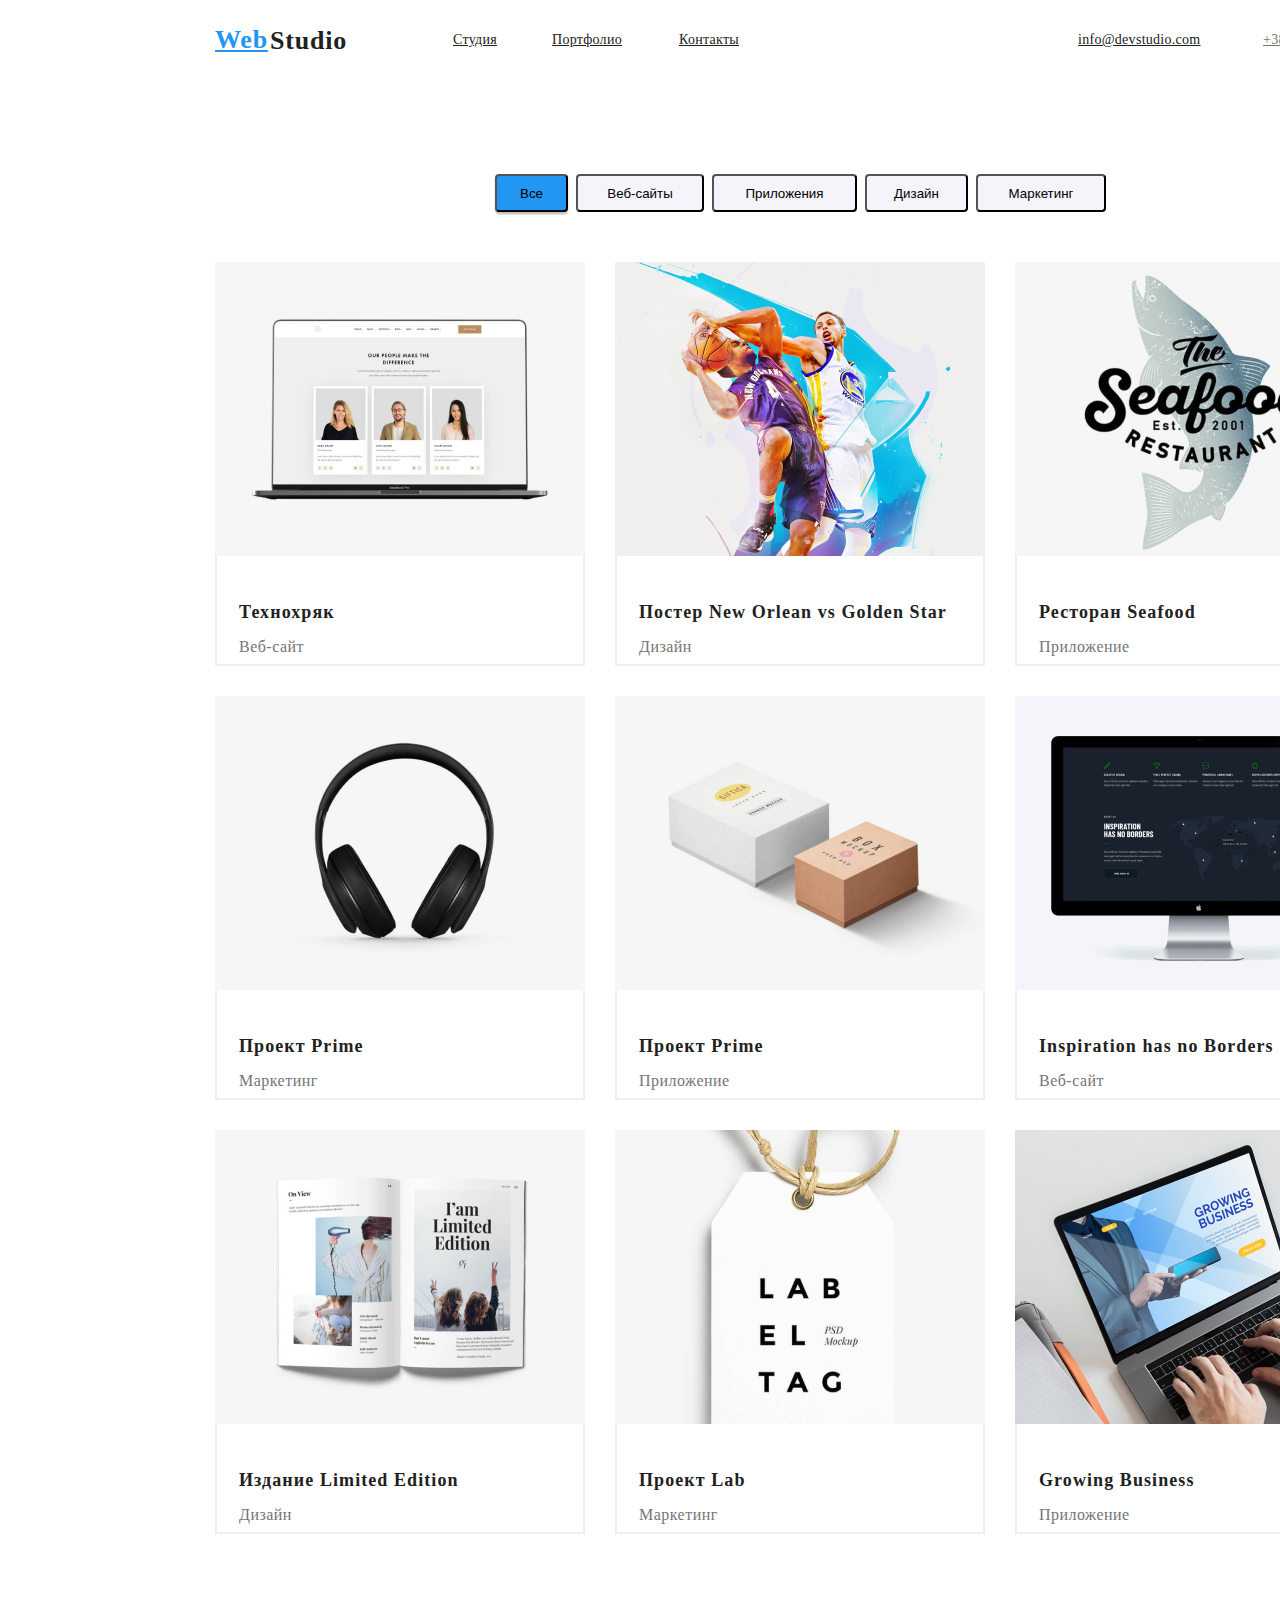
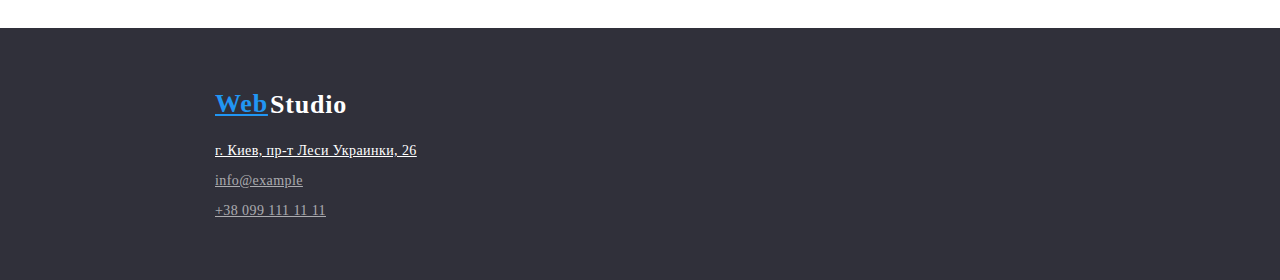
<file: portfolio.html>
<!DOCTYPE html>
<html lang="ru">

<head>
  <title>goit-markup-hw-02</title>
  <link rel="stylesheet" type="text/css" href="./css/style.css">
</head>

<body>
  <header class="header">
    <img class="img-header" src="./media/toplinebgtopbg.jpeg"/>
    <a class="logo-link" href="./index.html" lang="en">Web<span class="accentlogo">Studio</span></a>
    <nav class="navigation">
      <ul>
        <li><a href="#" class="link-inline1">Студия</a> </li>
        <li><a href="./portfolio.html" class="link-inline2">Портфолио</a></li>
        <li><a href="#" class="link-inline3">Контакты</a></li>
      </ul>
    </nav>

    <a href="#" class="link-inline4">info@devstudio.com</a>
    <a href="#" class="link-inline5">+38 096 111 11 11</a>
  </header>

  <main>
    <section>
      <button type="button" class="button2">Все</button>
      <button type="button" class="button3">Веб-сайты</button>
      <button type="button" class="button4">Приложения</button>
      <button type="button" class="button5">Дизайн</button>
      <button type="button" class="button6">Маркетинг</button>
    </section>

    <section>
      <ul>
        <li>
          <img class="all-cardbg-1" src="./media/cardbg2.jpg"/>
          <img class="all-img-1" src="./media/imgtexno.jpg" alt="технохряк" width="370" height="294" />
          <h3 class="all-h-1">Технохряк</h3>
          <p class="all-p-1">Веб-сайт</p>
        </li>

        <li>
          <img class="all-cardbg-2" src="./media/cardbg2.jpg"/>
          <img class="all-img-2" src="./media/imgposter.jpg" alt="постер" width="370" height="294" />
          <h3 class="all-h-2">Постер New Orlean vs Golden Star</h3>
          <p class="all-p-2">Дизайн</p>
        </li>

        <li>
          <img class="all-cardbg-3" src="./media/cardbg2.jpg"/>
          <img class="all-img-3" src="./media/imgrestoran.jpg" alt="ресторан" width="370" height="294" />
          <h3 class="all-h-3">Ресторан Seafood</h3>
          <p class="all-p-3">Приложение</p>
        </li>

        <li>
          <img class="all-cardbg-4" src="./media/cardbg2.jpg"/>
          <img class="all-img-4" src="./media/imgproekt.jpg" alt="проект прайм" width="370" height="294" />
          <h3 class="all-h-4">Проект Prime</h3>
          <p class="all-p-4">Маркетинг</p>
        </li>

        <li>
          <img class="all-cardbg-5" src="./media/cardbg2.jpg"/>
          <img class="all-img-5" src="./media/imgproekt2.jpg" alt="проект боксы" width="370" height="294" />
          <h3 class="all-h-5">Проект Prime</h3>
          <p class="all-p-5">Приложение</p>
        </li>

        <li>
          <img class="all-cardbg-6" src="./media/cardbg2.jpg"/>
          <img class="all-img-6" src="./media/imgins.jpg" alt="inspiration сайт" width="370" height="294" />
          <h3 class="all-h-6">Inspiration has no Borders</h3>
          <p class="all-p-6">Веб-сайт</p>
        </li>

        <li>
          <img class="all-cardbg-7" src="./media/cardbg2.jpg"/>
          <img class="all-img-7" src="./media/imgizdanie.jpg" alt="издание" width="370" height="294" />
          <h3 class="all-h-7">Издание Limited Edition</h3>
          <p class="all-p-7">Дизайн</p>
        </li>

        <li>
          <img class="all-cardbg-8" src="./media/cardbg2.jpg"/>
          <img class="all-img-8" src="./media/imglab.jpg" alt="lab проект" width="370" height="294" />
          <h3 class="all-h-8">Проект Lab</h3>
          <p class="all-p-8">Маркетинг</p>
        </li>

        <li>
          <img class="all-cardbg-9" src="./media/cardbg2.jpg"/>
          <img class="all-img-9" src="./media/imggrow.jpg" alt="grow business" width="370" height="294" />
          <h3 class="all-h-9">Growing Business</h3>
          <p class="all-p-9">Приложение</p>
        </li>
      </ul>
    </section>
  </main>

  <footer>
    <img class="footer2-bg" src="./media/footerbg.jpg" />
    <a class="footer-link2" href="" lang="en">Web<span class="accentfooter2">Studio</span></a>
    <adress>
      <br>
      <a href="#" class="link-inline9">г. Киев, пр-т Леси Украинки, 26 </a>
      <br>
      <a href="#" class="link-inline10">info@example</a>
      <br>
      <a href="#" class="link-inline11">+38 099 111 11 11</a>
    </adress>
  </footer>

</body>

</html>
</file>
<file: css/style.css>
.logo-link {

position: absolute;
width: 145px;
height: 31px;
left: 215px;
top: 24px;

font-family: Raleway;
font-style: normal;
font-weight: bold;
font-size: 26px;
line-height: 31px;

letter-spacing: 0.03em;

color: #2196F3;
}

.accentlogo {
position: absolute;
width: 145px;
height: 31px;
left: 55px;
top: 1px;

font-family: Raleway;
font-style: normal;
font-weight: bold;
font-size: 26px;
line-height: 31px;

letter-spacing: 0.03em;

color: #212121;
}

.link-inline1 {
position: absolute;
width: 49px;
height: 16px;
left: 453px;
top: 32px;

font-family: Roboto;
font-style: normal;
font-weight: 500;
font-size: 14px;
line-height: 16px;
letter-spacing: 0.02em;
    
color: #212121;
    }

.link-inline2 {
position: absolute;
width: 77px;
height: 16px;
left: 552px;
top: 32px;

font-family: Roboto;
font-style: normal;
font-weight: 500;
font-size: 14px;
line-height: 16px;
letter-spacing: 0.02em;

color: #212121;
    }

.link-inline3 {
    position: absolute;
width: 68px;
height: 16px;
left: 679px;
top: 32px;

font-family: Roboto;
font-style: normal;
font-weight: 500;
font-size: 14px;
line-height: 16px;
letter-spacing: 0.02em;

color: #212121;
}

.link-inline4 {
    position: absolute;
width: 135px;
height: 16px;
left: 1078px;
top: 32px;

font-family: Roboto;
font-style: normal;
font-weight: 500;
font-size: 14px;
line-height: 16px;
letter-spacing: 0.02em;

color: #212121;
}

.link-inline5 {
    position: absolute;
    width: 122px;
    height: 16px;
    left: 1263px;
    top: 32px;
    
    font-family: Roboto;
    font-style: normal;
    font-weight: 500;
    font-size: 14px;
    line-height: 16px;
    letter-spacing: 0.02em;
    
    color: #757575; 
}

.main-logo {
position: absolute;
width: 696px;
height: 120px;
left: 452px;
top: 280px;

font-family: Roboto;
font-style: normal;
font-weight: 900;
font-size: 44px;
line-height: 60px;
/* or 136% */

text-align: center;
letter-spacing: 0.06em;
text-transform: uppercase;

color: #FFFFFF;

}

.img-header {
    position: absolute;
width: 1600px;
height: 80px;
left: 0px;
top: 0px;

background: #FFFFFF;
}

.img-main {
    position: absolute;
width: 1600px;
height: 600px;
left: 0px;
top: 80px;

background: #2F303A;
}

.button1 {
position: absolute;
width: 200px;
height: 50px;
left: 700px;
top: 430px;

font-family: Roboto;
font-style: normal;
font-weight: bold;
font-size: 16px;
line-height: 30px;

display: flex;
align-items: center;
text-align: center;
letter-spacing: 0.06em;

color: #FFFFFF;
background: transparent;

}

.button1 {
    display: flex;
    align-items: center;
    justify-content: center;
  }

.main-button {
    position: absolute;
width: 200px;
height: 50px;
left: 700px;
top: 430px;

background: #2196F3;
box-shadow: 0px 4px 4px rgba(0, 0, 0, 0.15);
border-radius: 4px;
}

.main-h-1 {
    position: absolute;
width: 270px;
height: 16px;
left: 215px;
top: 774px;

font-family: Roboto;
font-style: normal;
font-weight: bold;
font-size: 14px;
line-height: 16px;
letter-spacing: 0.03em;
text-transform: uppercase;

color: #212121;
}

.main-h-2 {
    position: absolute;
width: 270px;
height: 16px;
left: 515px;
top: 774px;

font-family: Roboto;
font-style: normal;
font-weight: bold;
font-size: 14px;
line-height: 16px;
letter-spacing: 0.03em;
text-transform: uppercase;

color: #212121;
}

.main-h-3 {
    position: absolute;
width: 270px;
height: 16px;
left: 815px;
top: 774px;

font-family: Roboto;
font-style: normal;
font-weight: bold;
font-size: 14px;
line-height: 16px;
letter-spacing: 0.03em;
text-transform: uppercase;

color: #212121;
}

.main-h-4 {
    position: absolute;
width: 270px;
height: 16px;
left: 1115px;
top: 774px;

font-family: Roboto;
font-style: normal;
font-weight: bold;
font-size: 14px;
line-height: 16px;
letter-spacing: 0.03em;
text-transform: uppercase;

color: #212121;
}

.main-p-1 {
    position: absolute;
width: 270px;
height: 75px;
left: 215px;
top: 800px;

font-family: Roboto;
font-style: normal;
font-weight: normal;
font-size: 14px;
line-height: 24px;


letter-spacing: 0.03em;

color: #757575;
}

.main-p-2 {
    position: absolute;
width: 270px;
height: 75px;
left: 515px;
top: 800px;

font-family: Roboto;
font-style: normal;
font-weight: normal;
font-size: 14px;
line-height: 24px;


letter-spacing: 0.03em;

color: #757575;
}

.main-p-3 {
    position: absolute;
width: 270px;
height: 75px;
left: 815px;
top: 800px;

font-family: Roboto;
font-style: normal;
font-weight: normal;
font-size: 14px;
line-height: 24px;


letter-spacing: 0.03em;

color: #757575;
}

.main-p-4 {
    position: absolute;
    width: 270px;
    height: 75px;
    left: 1115px;
    top: 800px;
    
    font-family: Roboto;
    font-style: normal;
    font-weight: normal;
    font-size: 14px;
    line-height: 24px;
    
    letter-spacing: 0.03em;
    
    color: #757575; 
}

.main-section-1 {
position: absolute;
width: 376px;
height: 42px;
left: 612px;
top: 969px;

font-family: Roboto;
font-style: normal;
font-weight: bold;
font-size: 36px;
line-height: 42px;
text-align: center;
letter-spacing: 0.03em;

color: #212121;
}

.section1-img-1 {
    position: absolute;
width: 370px;
height: 294px;
left: 215px;
top: 1061px;
}

.section1-img-2 {
    position: absolute;
width: 370px;
height: 294px;
left: 615px;
top: 1061px;
}

.section1-img-3 {
    position: absolute;
width: 370px;
height: 294px;
left: 1015px;
top: 1061px;
}

.main-section-2-bg {
    position: absolute;
width: 1600px;
height: 648px;
left: 0px;
top: 1449px;
}

.main-section-2 {
    position: absolute;
width: 264px;
height: 42px;
left: 668px;
top: 1543px;

font-family: Roboto;
font-style: normal;
font-weight: bold;
font-size: 36px;
line-height: 42px;
text-align: center;
letter-spacing: 0.03em;

color: #212121;
}

.card-1 {
    position: absolute;
width: 270px;
height: 368px;
left: 215px;
top: 1635px;

background: #FFFFFF;

box-shadow: 0px 1px 3px rgba(0, 0, 0, 0.12), 0px 1px 1px rgba(0, 0, 0, 0.14), 0px 2px 1px rgba(0, 0, 0, 0.2);
border-radius: 0px 0px 4px 4px;
}

.card-2 {
    position: absolute;
width: 270px;
height: 368px;
left: 515px;
top: 1635px;

background: #FFFFFF;

box-shadow: 0px 1px 3px rgba(0, 0, 0, 0.12), 0px 1px 1px rgba(0, 0, 0, 0.14), 0px 2px 1px rgba(0, 0, 0, 0.2);
border-radius: 0px 0px 4px 4px;
}

.card-3 {
    position: absolute;
width: 270px;
height: 368px;
left: 815px;
top: 1635px;

background: #FFFFFF;

box-shadow: 0px 1px 3px rgba(0, 0, 0, 0.12), 0px 1px 1px rgba(0, 0, 0, 0.14), 0px 2px 1px rgba(0, 0, 0, 0.2);
border-radius: 0px 0px 4px 4px;
}

.card-4 {
    position: absolute;
width: 270px;
height: 368px;
left: 1115px;
top: 1635px;

background: #FFFFFF;

box-shadow: 0px 1px 3px rgba(0, 0, 0, 0.12), 0px 1px 1px rgba(0, 0, 0, 0.14), 0px 2px 1px rgba(0, 0, 0, 0.2);
border-radius: 0px 0px 4px 4px;
}

.photo-1 {
    position: absolute;
width: 270px;
height: 260px;
left: 215px;
top: 1635px;

background: url(4853.jpg);
border-radius: 0px;
}

.photo-2 {
    position: absolute;
width: 270px;
height: 260px;
left: 515px;
top: 1635px;

background: url(5844.jpg);
border-radius: 0px;
}

.photo-3 {
    position: absolute;
width: 270px;
height: 260px;
left: 815px;
top: 1635px;

background: url(16166.jpg);
border-radius: 0px;
}

.photo-4 {
    position: absolute;
width: 270px;
height: 260px;
left: 1115px;
top: 1635px;

background: url(2968.jpg);
border-radius: 0px;
}

.main-section2-h-1 {
    position: absolute;
width: 151px;
height: 19px;
left: 275px;
top: 1925px;

font-family: Roboto;
font-style: normal;
font-weight: 500;
font-size: 16px;
line-height: 19px;
/* identical to box height */

text-align: center;
letter-spacing: 0.03em;

color: #212121;
}

.main-section2-h-2 {
    position: absolute;
    width: 109px;
    height: 19px;
    left: 596px;
    top: 1925px;
    
    font-family: Roboto;
    font-style: normal;
    font-weight: 500;
    font-size: 16px;
    line-height: 19px;
    /* identical to box height */
    
    text-align: center;
    letter-spacing: 0.03em;
    
    color: #212121; 
}

.main-section2-h-3 {
    position: absolute;
width: 137px;
height: 19px;
left: 882px;
top: 1925px;

font-family: Roboto;
font-style: normal;
font-weight: 500;
font-size: 16px;
line-height: 19px;
/* identical to box height */

text-align: center;
letter-spacing: 0.03em;

color: #212121;
}

.main-section2-h-4 {
    position: absolute;
width: 134px;
height: 19px;
left: 1183px;
top: 1925px;

font-family: Roboto;
font-style: normal;
font-weight: 500;
font-size: 16px;
line-height: 19px;
/* identical to box height */

text-align: center;
letter-spacing: 0.03em;

color: #212121;
}

.main-section2-p-1 {
    position: absolute;
width: 130px;
height: 19px;
left: 285px;
top: 1954px;

font-family: Roboto;
font-style: normal;
font-weight: normal;
font-size: 16px;
line-height: 19px;
/* identical to box height */

text-align: center;
letter-spacing: 0.03em;

color: #757575;
}

.main-section2-p-2 {
    position: absolute;
width: 147px;
height: 19px;
left: 577px;
top: 1954px;

font-family: Roboto;
font-style: normal;
font-weight: normal;
font-size: 16px;
line-height: 19px;
/* identical to box height */

text-align: center;
letter-spacing: 0.03em;

color: #757575;
}

.main-section2-p-3 {
    position: absolute;
width: 76px;
height: 19px;
left: 912px;
top: 1954px;

font-family: Roboto;
font-style: normal;
font-weight: normal;
font-size: 16px;
line-height: 19px;
/* identical to box height */

text-align: center;
letter-spacing: 0.03em;

color: #757575;
}

.main-section2-p-4 {
    position: absolute;
width: 87px;
height: 19px;
left: 1207px;
top: 1954px;

font-family: Roboto;
font-style: normal;
font-weight: normal;
font-size: 16px;
line-height: 19px;
/* identical to box height */

text-align: center;
letter-spacing: 0.03em;

color: #757575;
}

.footer-bg {
    position: absolute;
width: 1600px;
height: 252px;
left: 0px;
top: 2097px;

background: #2F303A;
}

.footer-link{
    position: absolute;
width: 145px;
height: 31px;
left: 215px;
top: 2157px;

font-family: Raleway;
font-style: normal;
font-weight: bold;
font-size: 26px;
line-height: 31px;
/* identical to box height */

letter-spacing: 0.03em;

color: #2196F3;
}

.accentfooter {
    position: absolute;
width: 145px;
height: 31px;
left: 55px;
top: 1px;

font-family: Raleway;
font-style: normal;
font-weight: bold;
font-size: 26px;
line-height: 31px;
/* identical to box height */

letter-spacing: 0.03em;

color: #FFFFFF;
}

.link-inline6 {
    position: absolute;
width: 231px;
height: 21px;
left: 215px;
top: 2208px;

font-family: Roboto;
font-style: normal;
font-weight: normal;
font-size: 14px;
line-height: 24px;
/* or 171% */

letter-spacing: 0.03em;

color: #FFFFFF;
}

.link-inline7 {
    position: absolute;
width: 231px;
height: 21px;
left: 215px;
top: 2238px;

font-family: Roboto;
font-style: normal;
font-weight: normal;
font-size: 14px;
line-height: 24px;
/* or 171% */

letter-spacing: 0.03em;

color: rgba(255, 255, 255, 0.6);
}

.link-inline8 {
    position: absolute;
width: 231px;
height: 21px;
left: 215px;
top: 2268px;

font-family: Roboto;
font-style: normal;
font-weight: normal;
font-size: 14px;
line-height: 24px;
/* or 171% */

letter-spacing: 0.03em;

color: rgba(255, 255, 255, 0.6);

}

.button2 {
    position: absolute;
width: 73px;
height: 38px;
left: 495px;
top: 174px;

background: #2196F3;
/* shadow-middle */

box-shadow: 0px 3px 1px rgba(0, 0, 0, 0.1), 0px 1px 2px rgba(0, 0, 0, 0.08), 0px 2px 2px rgba(0, 0, 0, 0.12);
border-radius: 4px;
}

.button3 {
    position: absolute;
width: 128px;
height: 38px;
left: 576px;
top: 174px;

background: #F5F4FA;
border-radius: 4px;
}

.button4 {
    position: absolute;
width: 145px;
height: 38px;
left: 712px;
top: 174px;

background: #F5F4FA;
border-radius: 4px;
}

.button5 {
    position: absolute;
width: 103px;
height: 38px;
left: 865px;
top: 174px;

background: #F5F4FA;
border-radius: 4px;
}

.button6 {
    position: absolute;
width: 130px;
height: 38px;
left: 976px;
top: 174px;

background: #F5F4FA;
border-radius: 4px;
}

.all-cardbg-1 {
    position: absolute;
width: 370px;
height: 404px;
left: 215px;
top: 262px;

background: #FFFFFF;
border: 1px solid #EEEEEE;
box-sizing: border-box;
}

.all-cardbg-2 {
    position: absolute;
width: 370px;
height: 404px;
left: 615px;
top: 262px;

background: #FFFFFF;
border: 1px solid #EEEEEE;
box-sizing: border-box;
}

.all-cardbg-3 {
    position: absolute;
width: 370px;
height: 404px;
left: 1015px;
top: 262px;

background: #FFFFFF;
border: 1px solid #EEEEEE;
box-sizing: border-box;
}

.all-cardbg-4 {
    position: absolute;
width: 370px;
height: 404px;
left: 215px;
top: 696px;

background: #FFFFFF;
border: 1px solid #EEEEEE;
box-sizing: border-box;
}

.all-cardbg-5 {
    position: absolute;
width: 370px;
height: 404px;
left: 615px;
top: 696px;

background: #FFFFFF;
border: 1px solid #EEEEEE;
box-sizing: border-box;
}

.all-cardbg-6 {
    position: absolute;
width: 370px;
height: 404px;
left: 1015px;
top: 696px;

background: #FFFFFF;
border: 1px solid #EEEEEE;
box-sizing: border-box;
}

.all-cardbg-7 {
    position: absolute;
width: 370px;
height: 404px;
left: 215px;
top: 1130px;

background: #FFFFFF;
border: 1px solid #EEEEEE;
box-sizing: border-box;
}

.all-cardbg-8 {
    position: absolute;
width: 370px;
height: 404px;
left: 615px;
top: 1130px;

background: #FFFFFF;
border: 1px solid #EEEEEE;
box-sizing: border-box;
}

.all-cardbg-9 {
    position: absolute;
width: 370px;
height: 404px;
left: 1015px;
top: 1130px;

background: #FFFFFF;
border: 1px solid #EEEEEE;
box-sizing: border-box;
}



.all-img-1 {
    position: absolute;
width: 370px;
height: 294px;
left: 215px;
top: 262px;
}

.all-img-2 {
    position: absolute;
width: 370px;
height: 294px;
left: 615px;
top: 262px;
}

.all-img-3 {
    position: absolute;
width: 370px;
height: 294px;
left: 1015px;
top: 262px;
}

.all-img-4 {
    position: absolute;
width: 370px;
height: 294px;
left: 215px;
top: 696px;
}

.all-img-5 {
    position: absolute;
width: 370px;
height: 294px;
left: 615px;
top: 696px;}

.all-img-6 {
    position: absolute;
width: 370px;
height: 294px;
left: 1015px;
top: 696px;
}

.all-img-7 {
    position: absolute;
width: 370px;
height: 294px;
left: 215px;
top: 1130px;

} 

.all-img-8 {
    position: absolute;
width: 370px;
height: 294px;
left: 615px;
top: 1130px;

}

.all-img-9 {
    position: absolute;
width: 370px;
height: 294px;
left: 1015px;
top: 1130px;
}

.all-h-1 {
    position: absolute;
width: 322px;
height: 36px;
left: 239px;
top: 576px;

font-family: Roboto;
font-style: normal;
font-weight: bold;
font-size: 18px;
line-height: 36px;
/* identical to box height, or 200% */

letter-spacing: 0.06em;

color: #212121;
}

.all-h-2 {
    position: absolute;
width: 322px;
height: 36px;
left: 639px;
top: 576px;

font-family: Roboto;
font-style: normal;
font-weight: bold;
font-size: 18px;
line-height: 36px;
/* identical to box height, or 200% */

letter-spacing: 0.06em;

color: #212121;
}

.all-h-3 {
    position: absolute;
width: 322px;
height: 36px;
left: 1039px;
top: 576px;

font-family: Roboto;
font-style: normal;
font-weight: bold;
font-size: 18px;
line-height: 36px;
/* identical to box height, or 200% */

letter-spacing: 0.06em;

color: #212121;

}

.all-h-4 {
    position: absolute;
width: 322px;
height: 36px;
left: 239px;
top: 1010px;

font-family: Roboto;
font-style: normal;
font-weight: bold;
font-size: 18px;
line-height: 36px;
/* identical to box height, or 200% */

letter-spacing: 0.06em;

color: #212121;
}

.all-h-5 {
    position: absolute;
width: 322px;
height: 36px;
left: 639px;
top: 1010px;

font-family: Roboto;
font-style: normal;
font-weight: bold;
font-size: 18px;
line-height: 36px;
/* identical to box height, or 200% */

letter-spacing: 0.06em;

color: #212121;
}

.all-h-6 {
    position: absolute;
width: 322px;
height: 36px;
left: 1039px;
top: 1010px;

font-family: Roboto;
font-style: normal;
font-weight: bold;
font-size: 18px;
line-height: 36px;
/* identical to box height, or 200% */

letter-spacing: 0.06em;

color: #212121;

}

.all-h-7 {
    position: absolute;
width: 322px;
height: 36px;
left: 239px;
top: 1444px;

font-family: Roboto;
font-style: normal;
font-weight: bold;
font-size: 18px;
line-height: 36px;
/* identical to box height, or 200% */

letter-spacing: 0.06em;

color: #212121;
}

.all-h-8 {
    position: absolute;
width: 322px;
height: 36px;
left: 639px;
top: 1444px;

font-family: Roboto;
font-style: normal;
font-weight: bold;
font-size: 18px;
line-height: 36px;
/* identical to box height, or 200% */

letter-spacing: 0.06em;

color: #212121;
}

.all-h-9 {
    position: absolute;
width: 322px;
height: 36px;
left: 1039px;
top: 1444px;

font-family: Roboto;
font-style: normal;
font-weight: bold;
font-size: 18px;
line-height: 36px;
/* identical to box height, or 200% */

letter-spacing: 0.06em;

color: #212121;
}



.all-p-1 {
    position: absolute;
width: 322px;
height: 30px;
left: 239px;
top: 616px;

font-family: Roboto;
font-style: normal;
font-weight: normal;
font-size: 16px;
line-height: 30px;
/* identical to box height, or 187% */

letter-spacing: 0.03em;

color: #757575;
}

.all-p-2 {
    position: absolute;
width: 322px;
height: 30px;
left: 639px;
top: 616px;

font-family: Roboto;
font-style: normal;
font-weight: normal;
font-size: 16px;
line-height: 30px;
/* identical to box height, or 187% */

letter-spacing: 0.03em;

color: #757575;
}

.all-p-3 {
    position: absolute;
width: 322px;
height: 30px;
left: 1039px;
top: 616px;

font-family: Roboto;
font-style: normal;
font-weight: normal;
font-size: 16px;
line-height: 30px;
/* identical to box height, or 187% */

letter-spacing: 0.03em;

color: #757575;
}

.all-p-4 {
    position: absolute;
width: 322px;
height: 30px;
left: 239px;
top: 1050px;

font-family: Roboto;
font-style: normal;
font-weight: normal;
font-size: 16px;
line-height: 30px;
/* identical to box height, or 187% */

letter-spacing: 0.03em;

color: #757575;
}

.all-p-5 {
    position: absolute;
width: 322px;
height: 30px;
left: 639px;
top: 1050px;

font-family: Roboto;
font-style: normal;
font-weight: normal;
font-size: 16px;
line-height: 30px;
/* identical to box height, or 187% */

letter-spacing: 0.03em;

color: #757575;
}

.all-p-6 {
    position: absolute;
width: 322px;
height: 30px;
left: 1039px;
top: 1050px;

font-family: Roboto;
font-style: normal;
font-weight: normal;
font-size: 16px;
line-height: 30px;
/* identical to box height, or 187% */

letter-spacing: 0.03em;

color: #757575;
}

.all-p-7 {
    position: absolute;
width: 322px;
height: 30px;
left: 239px;
top: 1484px;

font-family: Roboto;
font-style: normal;
font-weight: normal;
font-size: 16px;
line-height: 30px;
/* identical to box height, or 187% */

letter-spacing: 0.03em;

color: #757575;
}

.all-p-8 {
    position: absolute;
width: 322px;
height: 30px;
left: 639px;
top: 1484px;

font-family: Roboto;
font-style: normal;
font-weight: normal;
font-size: 16px;
line-height: 30px;
/* identical to box height, or 187% */

letter-spacing: 0.03em;

color: #757575;
}

.all-p-9 {
    position: absolute;
width: 322px;
height: 30px;
left: 1039px;
top: 1484px;

font-family: Roboto;
font-style: normal;
font-weight: normal;
font-size: 16px;
line-height: 30px;
/* identical to box height, or 187% */

letter-spacing: 0.03em;

color: #757575;
}

.footer2-bg {
    position: absolute;
width: 1600px;
height: 252px;
left: 0px;
top: 1628px;

background: #2F303A;
}

.footer-link2 {
    position: absolute;
width: 145px;
height: 31px;
left: 215px;
top: 1688px;

font-family: Raleway;
font-style: normal;
font-weight: bold;
font-size: 26px;
line-height: 31px;
/* identical to box height */

letter-spacing: 0.03em;

color: #2196F3;
}

.accentfooter2 {
    position: absolute;
width: 145px;
height: 31px;
left: 55px;
top: 1px;

font-family: Raleway;
font-style: normal;
font-weight: bold;
font-size: 26px;
line-height: 31px;
/* identical to box height */

letter-spacing: 0.03em;

color: #FFFFFF;
}

.link-inline9 {
    position: absolute;
width: 231px;
height: 21px;
left: 215px;
top: 1739px;

font-family: Roboto;
font-style: normal;
font-weight: normal;
font-size: 14px;
line-height: 24px;
/* or 171% */

letter-spacing: 0.03em;

color: #FFFFFF;
}

.link-inline10 {
    position: absolute;
width: 231px;
height: 21px;
left: 215px;
top: 1769px;

font-family: Roboto;
font-style: normal;
font-weight: normal;
font-size: 14px;
line-height: 24px;
/* or 171% */

letter-spacing: 0.03em;

color: rgba(255, 255, 255, 0.6);
}

.link-inline11 {
    position: absolute;
width: 231px;
height: 21px;
left: 215px;
top: 1799px;

font-family: Roboto;
font-style: normal;
font-weight: normal;
font-size: 14px;
line-height: 24px;
/* or 171% */

letter-spacing: 0.03em;

color: rgba(255, 255, 255, 0.6);
}

ul { list-style: none; }
</file>
